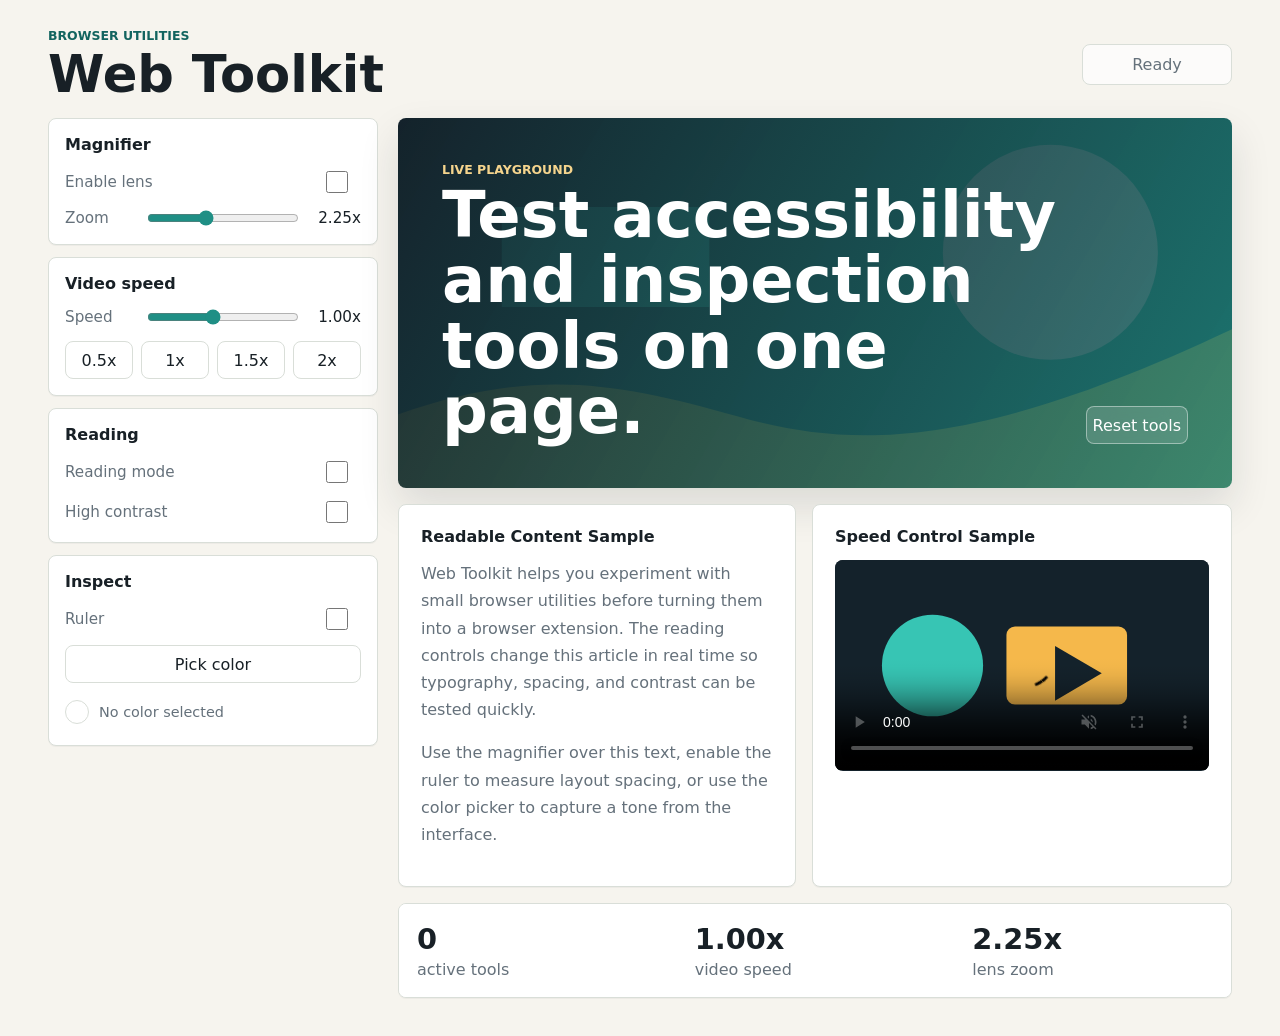
<file: index.html>
<!doctype html>
<html lang="en">
  <head>
    <meta charset="utf-8">
    <meta name="viewport" content="width=device-width, initial-scale=1">
    <title>Web Toolkit</title>
    <link rel="stylesheet" href="styles.css">
  </head>
  <body>
    <header class="app-header">
      <div>
        <p class="eyebrow">Browser utilities</p>
        <h1>Web Toolkit</h1>
      </div>
      <div class="status-bar" aria-live="polite">
        <span id="statusText">Ready</span>
      </div>
    </header>

    <main class="workspace">
      <aside class="tool-panel" aria-label="Tool controls">
        <section class="panel-section">
          <h2>Magnifier</h2>
          <label class="switch-row">
            <span>Enable lens</span>
            <input id="magnifierToggle" type="checkbox">
          </label>
          <label class="range-row">
            <span>Zoom</span>
            <input id="zoomRange" type="range" min="1.5" max="3.5" step="0.25" value="2.25">
            <output id="zoomValue">2.25x</output>
          </label>
        </section>

        <section class="panel-section">
          <h2>Video speed</h2>
          <label class="range-row">
            <span>Speed</span>
            <input id="speedRange" type="range" min="0.25" max="2" step="0.25" value="1">
            <output id="speedValue">1.00x</output>
          </label>
          <div class="button-grid">
            <button class="tool-button" data-speed="0.5">0.5x</button>
            <button class="tool-button" data-speed="1">1x</button>
            <button class="tool-button" data-speed="1.5">1.5x</button>
            <button class="tool-button" data-speed="2">2x</button>
          </div>
        </section>

        <section class="panel-section">
          <h2>Reading</h2>
          <label class="switch-row">
            <span>Reading mode</span>
            <input id="readingToggle" type="checkbox">
          </label>
          <label class="switch-row">
            <span>High contrast</span>
            <input id="contrastToggle" type="checkbox">
          </label>
        </section>

        <section class="panel-section">
          <h2>Inspect</h2>
          <label class="switch-row">
            <span>Ruler</span>
            <input id="rulerToggle" type="checkbox">
          </label>
          <button id="colorButton" class="wide-button" type="button">Pick color</button>
          <div class="color-readout">
            <span id="colorSwatch" aria-hidden="true"></span>
            <span id="colorValue">No color selected</span>
          </div>
        </section>
      </aside>

      <section id="previewArea" class="preview-area" aria-label="Preview area">
        <div class="hero-band">
          <div>
            <p class="eyebrow">Live playground</p>
            <h2>Test accessibility and inspection tools on one page.</h2>
          </div>
          <button id="resetButton" class="reset-button" type="button">Reset tools</button>
        </div>

        <div class="content-grid">
          <article class="sample-article">
            <h3>Readable Content Sample</h3>
            <p>
              Web Toolkit helps you experiment with small browser utilities before turning them into a browser extension.
              The reading controls change this article in real time so typography, spacing, and contrast can be tested quickly.
            </p>
            <p>
              Use the magnifier over this text, enable the ruler to measure layout spacing, or use the color picker to capture a tone from the interface.
            </p>
          </article>

          <section class="video-card" aria-label="Video speed sample">
            <h3>Speed Control Sample</h3>
            <video id="sampleVideo" controls loop muted poster="data:image/svg+xml,%3Csvg xmlns='http://www.w3.org/2000/svg' viewBox='0 0 960 540'%3E%3Crect width='960' height='540' fill='%2314222b'/%3E%3Ccircle cx='250' cy='270' r='130' fill='%2337c5b4'/%3E%3Crect x='440' y='170' width='310' height='200' rx='22' fill='%23f5b84b'/%3E%3Cpath d='M565 220l120 70-120 70z' fill='%2314222b'/%3E%3C/svg%3E">
              <source src="https://interactive-examples.mdn.mozilla.net/media/cc0-videos/flower.mp4" type="video/mp4">
            </video>
          </section>

          <section class="metric-strip" aria-label="Tool state">
            <div>
              <strong id="activeTools">0</strong>
              <span>active tools</span>
            </div>
            <div>
              <strong id="speedMetric">1.00x</strong>
              <span>video speed</span>
            </div>
            <div>
              <strong id="zoomMetric">2.25x</strong>
              <span>lens zoom</span>
            </div>
          </section>
        </div>
      </section>
    </main>

    <div id="magnifier" class="magnifier" aria-hidden="true"></div>
    <div id="ruler" class="ruler" aria-hidden="true">
      <span></span>
    </div>

    <script src="app.js"></script>
  </body>
</html>
</file>
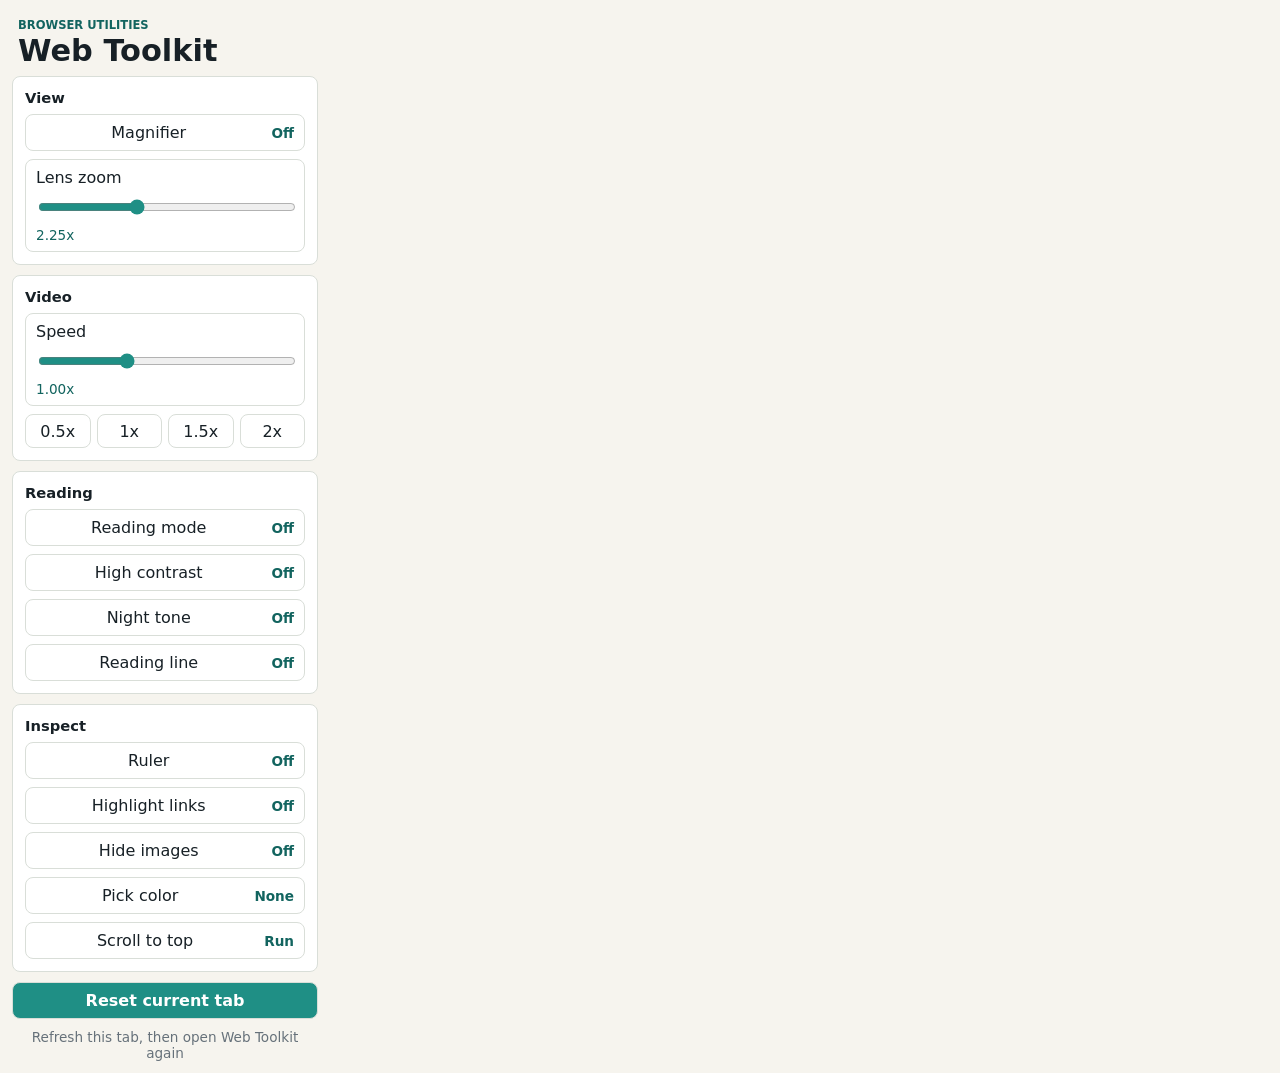
<file: extension/popup.html>
<!doctype html>
<html lang="en">
  <head>
    <meta charset="utf-8">
    <meta name="viewport" content="width=device-width, initial-scale=1">
    <title>Web Toolkit</title>
    <link rel="stylesheet" href="popup.css">
  </head>
  <body>
    <header>
      <p>Browser utilities</p>
      <h1>Web Toolkit</h1>
    </header>

    <main>
      <section>
        <h2>View</h2>
        <button data-toggle="magnifier" type="button">
          <span>Magnifier</span>
          <strong id="magnifierState">Off</strong>
        </button>
        <label>
          <span>Lens zoom</span>
          <input id="zoomRange" type="range" min="1.5" max="3.5" step="0.25" value="2.25">
          <output id="zoomValue">2.25x</output>
        </label>
      </section>

      <section>
        <h2>Video</h2>
        <label>
          <span>Speed</span>
          <input id="speedRange" type="range" min="0.25" max="2.5" step="0.25" value="1">
          <output id="speedValue">1.00x</output>
        </label>
        <div class="quick-speeds">
          <button data-speed="0.5" type="button">0.5x</button>
          <button data-speed="1" type="button">1x</button>
          <button data-speed="1.5" type="button">1.5x</button>
          <button data-speed="2" type="button">2x</button>
        </div>
      </section>

      <section>
        <h2>Reading</h2>
        <button data-toggle="reading" type="button">
          <span>Reading mode</span>
          <strong id="readingState">Off</strong>
        </button>
        <button data-toggle="contrast" type="button">
          <span>High contrast</span>
          <strong id="contrastState">Off</strong>
        </button>
        <button data-toggle="night" type="button">
          <span>Night tone</span>
          <strong id="nightState">Off</strong>
        </button>
        <button data-toggle="readingLine" type="button">
          <span>Reading line</span>
          <strong id="readingLineState">Off</strong>
        </button>
      </section>

      <section>
        <h2>Inspect</h2>
        <button data-toggle="ruler" type="button">
          <span>Ruler</span>
          <strong id="rulerState">Off</strong>
        </button>
        <button data-toggle="links" type="button">
          <span>Highlight links</span>
          <strong id="linksState">Off</strong>
        </button>
        <button data-toggle="hideImages" type="button">
          <span>Hide images</span>
          <strong id="hideImagesState">Off</strong>
        </button>
        <button id="pickColor" type="button">
          <span>Pick color</span>
          <strong id="colorValue">None</strong>
        </button>
        <button id="scrollTop" type="button">
          <span>Scroll to top</span>
          <strong>Run</strong>
        </button>
      </section>

      <button id="resetButton" class="reset" type="button">Reset current tab</button>
      <p id="status" role="status">Ready</p>
    </main>

    <script src="popup.js"></script>
  </body>
</html>
</file>
<file: styles.css>
:root {
  --bg: #f6f4ee;
  --panel: #ffffff;
  --ink: #182026;
  --muted: #65717b;
  --line: #d9ded8;
  --teal: #1f8f85;
  --teal-dark: #12645f;
  --gold: #d79522;
  --rose: #bc526f;
  --shadow: 0 18px 40px rgba(24, 32, 38, 0.12);
}

* {
  box-sizing: border-box;
}

body {
  min-height: 100vh;
  margin: 0;
  color: var(--ink);
  background: var(--bg);
  font-family: Inter, ui-sans-serif, system-ui, -apple-system, BlinkMacSystemFont, "Segoe UI", sans-serif;
}

button,
input {
  font: inherit;
}

.app-header {
  display: flex;
  align-items: center;
  justify-content: space-between;
  gap: 24px;
  padding: 28px clamp(18px, 4vw, 48px) 18px;
}

.eyebrow {
  margin: 0 0 6px;
  color: var(--teal-dark);
  font-size: 0.78rem;
  font-weight: 700;
  letter-spacing: 0;
  text-transform: uppercase;
}

h1,
h2,
h3,
p {
  margin-top: 0;
}

h1 {
  margin-bottom: 0;
  font-size: clamp(2rem, 4vw, 3.6rem);
  line-height: 1;
}

.status-bar {
  min-width: 150px;
  padding: 10px 14px;
  border: 1px solid var(--line);
  border-radius: 8px;
  background: rgba(255, 255, 255, 0.7);
  color: var(--muted);
  text-align: center;
}

.workspace {
  display: grid;
  grid-template-columns: minmax(260px, 330px) minmax(0, 1fr);
  gap: 20px;
  padding: 0 clamp(18px, 4vw, 48px) 38px;
}

.tool-panel {
  display: grid;
  gap: 12px;
  align-self: start;
}

.panel-section,
.sample-article,
.video-card,
.metric-strip {
  border: 1px solid var(--line);
  border-radius: 8px;
  background: var(--panel);
  box-shadow: 0 1px 0 rgba(24, 32, 38, 0.04);
}

.panel-section {
  padding: 16px;
}

.panel-section h2,
.sample-article h3,
.video-card h3 {
  margin-bottom: 14px;
  font-size: 1rem;
}

.switch-row,
.range-row {
  display: grid;
  gap: 10px;
  margin-top: 12px;
  color: var(--muted);
  font-size: 0.95rem;
}

.switch-row {
  grid-template-columns: 1fr auto;
  align-items: center;
}

.switch-row input {
  width: 42px;
  height: 22px;
  accent-color: var(--teal);
}

.range-row {
  grid-template-columns: 70px 1fr 54px;
  align-items: center;
}

input[type="range"] {
  width: 100%;
  accent-color: var(--teal);
}

output {
  color: var(--ink);
  font-variant-numeric: tabular-nums;
  text-align: right;
}

.button-grid {
  display: grid;
  grid-template-columns: repeat(4, 1fr);
  gap: 8px;
  margin-top: 14px;
}

.tool-button,
.wide-button,
.reset-button {
  min-height: 38px;
  border: 1px solid var(--line);
  border-radius: 8px;
  background: #fff;
  color: var(--ink);
  cursor: pointer;
}

.tool-button:hover,
.wide-button:hover,
.reset-button:hover {
  border-color: var(--teal);
}

.wide-button {
  width: 100%;
  margin-top: 12px;
}

.color-readout {
  display: flex;
  align-items: center;
  gap: 10px;
  min-height: 34px;
  margin-top: 12px;
  color: var(--muted);
  font-size: 0.9rem;
}

#colorSwatch {
  width: 24px;
  height: 24px;
  border: 1px solid var(--line);
  border-radius: 50%;
  background: transparent;
}

.preview-area {
  min-width: 0;
}

.hero-band {
  display: flex;
  align-items: end;
  justify-content: space-between;
  gap: 20px;
  min-height: 210px;
  padding: clamp(22px, 4vw, 44px);
  border-radius: 8px;
  color: #fff;
  background:
    linear-gradient(120deg, rgba(20, 34, 43, 0.93), rgba(31, 143, 133, 0.76)),
    url("data:image/svg+xml,%3Csvg xmlns='http://www.w3.org/2000/svg' viewBox='0 0 900 460'%3E%3Crect width='900' height='460' fill='%2314222b'/%3E%3Cpath d='M0 320c145-52 240-34 366 2s258 36 534-94v232H0z' fill='%23d79522' opacity='.7'/%3E%3Ccircle cx='704' cy='145' r='116' fill='%23bc526f' opacity='.75'/%3E%3Cpath d='M112 96h224v108H112z' fill='%2337c5b4' opacity='.72'/%3E%3C/svg%3E");
  background-size: cover;
  box-shadow: var(--shadow);
}

.hero-band h2 {
  max-width: 760px;
  margin-bottom: 0;
  font-size: clamp(2rem, 5vw, 4.5rem);
  line-height: 1.02;
}

.hero-band .eyebrow {
  color: #f5d48d;
}

.reset-button {
  flex: 0 0 auto;
  border-color: rgba(255, 255, 255, 0.42);
  background: rgba(255, 255, 255, 0.14);
  color: #fff;
  backdrop-filter: blur(12px);
}

.content-grid {
  display: grid;
  grid-template-columns: minmax(0, 1fr) minmax(280px, 420px);
  gap: 16px;
  margin-top: 16px;
}

.sample-article,
.video-card {
  padding: 22px;
}

.sample-article p {
  color: var(--muted);
  line-height: 1.7;
}

.video-card video {
  display: block;
  width: 100%;
  aspect-ratio: 16 / 9;
  border-radius: 8px;
  background: #14222b;
}

.metric-strip {
  grid-column: 1 / -1;
  display: grid;
  grid-template-columns: repeat(3, 1fr);
  gap: 1px;
  overflow: hidden;
}

.metric-strip div {
  display: grid;
  gap: 4px;
  min-height: 88px;
  padding: 18px;
  background: #fff;
}

.metric-strip strong {
  font-size: 1.8rem;
}

.metric-strip span {
  color: var(--muted);
}

.magnifier {
  position: fixed;
  z-index: 50;
  width: 160px;
  height: 160px;
  border: 3px solid #fff;
  border-radius: 50%;
  box-shadow: 0 14px 40px rgba(24, 32, 38, 0.3);
  overflow: hidden;
  pointer-events: none;
  opacity: 0;
  transform: translate(-50%, -50%);
  transition: opacity 160ms ease;
}

.magnifier.is-visible {
  opacity: 1;
}

.magnifier-content {
  position: absolute;
  left: 0;
  top: 0;
  width: 100vw;
  min-height: 100vh;
  background: var(--bg);
  pointer-events: none;
  transform-origin: top left;
}

.magnifier-content .app-header,
.magnifier-content .workspace {
  pointer-events: none;
}

.ruler {
  position: fixed;
  left: 0;
  right: 0;
  top: 50%;
  z-index: 45;
  display: none;
  height: 34px;
  border-top: 1px solid rgba(188, 82, 111, 0.9);
  border-bottom: 1px solid rgba(188, 82, 111, 0.9);
  background-image: repeating-linear-gradient(90deg, rgba(188, 82, 111, 0.35) 0 1px, transparent 1px 20px);
  pointer-events: none;
}

.ruler.is-visible {
  display: block;
}

.ruler span {
  position: absolute;
  right: 12px;
  top: 6px;
  color: #8f2947;
  font-size: 0.8rem;
  font-weight: 700;
}

body.reading-mode .sample-article {
  max-width: 760px;
  background: #fffef9;
}

body.reading-mode .sample-article p {
  color: #263139;
  font-size: 1.12rem;
  line-height: 1.95;
}

body.high-contrast {
  --bg: #050505;
  --panel: #111;
  --ink: #fff;
  --muted: #e4e4e4;
  --line: #f5d84d;
}

body.high-contrast .hero-band {
  color: #fff;
  background: #000;
  outline: 2px solid #f5d84d;
}

@media (max-width: 900px) {
  .app-header,
  .hero-band {
    align-items: stretch;
    flex-direction: column;
  }

  .workspace,
  .content-grid {
    grid-template-columns: 1fr;
  }

  .tool-panel {
    order: 2;
  }
}

@media (max-width: 560px) {
  .app-header {
    padding-top: 20px;
  }

  .range-row,
  .metric-strip {
    grid-template-columns: 1fr;
  }

  .button-grid {
    grid-template-columns: repeat(2, 1fr);
  }

  .hero-band h2 {
    font-size: 2rem;
  }
}
</file>
<file: extension/popup.css>
:root {
  --bg: #f6f4ee;
  --panel: #ffffff;
  --ink: #172026;
  --muted: #66717a;
  --line: #d9ded8;
  --teal: #1f8f85;
  --teal-dark: #12645f;
}

* {
  box-sizing: border-box;
}

body {
  width: 330px;
  max-height: 600px;
  margin: 0;
  color: var(--ink);
  background: var(--bg);
  font-family: Inter, ui-sans-serif, system-ui, -apple-system, BlinkMacSystemFont, "Segoe UI", sans-serif;
  overflow-y: auto;
}

header {
  padding: 18px 18px 10px;
}

header p {
  margin: 0 0 4px;
  color: var(--teal-dark);
  font-size: 0.72rem;
  font-weight: 800;
  letter-spacing: 0;
  text-transform: uppercase;
}

h1,
h2 {
  margin: 0;
}

h1 {
  font-size: 1.9rem;
  line-height: 1;
}

main {
  display: grid;
  gap: 10px;
  padding: 0 12px 12px;
}

section {
  display: grid;
  gap: 8px;
  padding: 12px;
  border: 1px solid var(--line);
  border-radius: 8px;
  background: var(--panel);
}

h2 {
  font-size: 0.92rem;
}

button,
label {
  display: grid;
  grid-template-columns: 1fr auto;
  align-items: center;
  gap: 10px;
  min-height: 36px;
  border: 1px solid var(--line);
  border-radius: 8px;
  background: #fff;
  color: var(--ink);
  padding: 8px 10px;
  font: inherit;
}

button {
  cursor: pointer;
}

button:hover {
  border-color: var(--teal);
}

strong,
output {
  color: var(--teal-dark);
  font-size: 0.85rem;
  font-variant-numeric: tabular-nums;
}

input[type="range"] {
  grid-column: 1 / -1;
  width: 100%;
  accent-color: var(--teal);
}

.quick-speeds {
  display: grid;
  grid-template-columns: repeat(4, 1fr);
  gap: 6px;
}

.quick-speeds button {
  display: block;
  min-height: 34px;
  padding: 6px;
  text-align: center;
}

.reset {
  display: block;
  width: 100%;
  background: var(--teal);
  color: #fff;
  font-weight: 700;
}

#status {
  min-height: 18px;
  margin: 0;
  color: var(--muted);
  font-size: 0.85rem;
  text-align: center;
}
</file>
